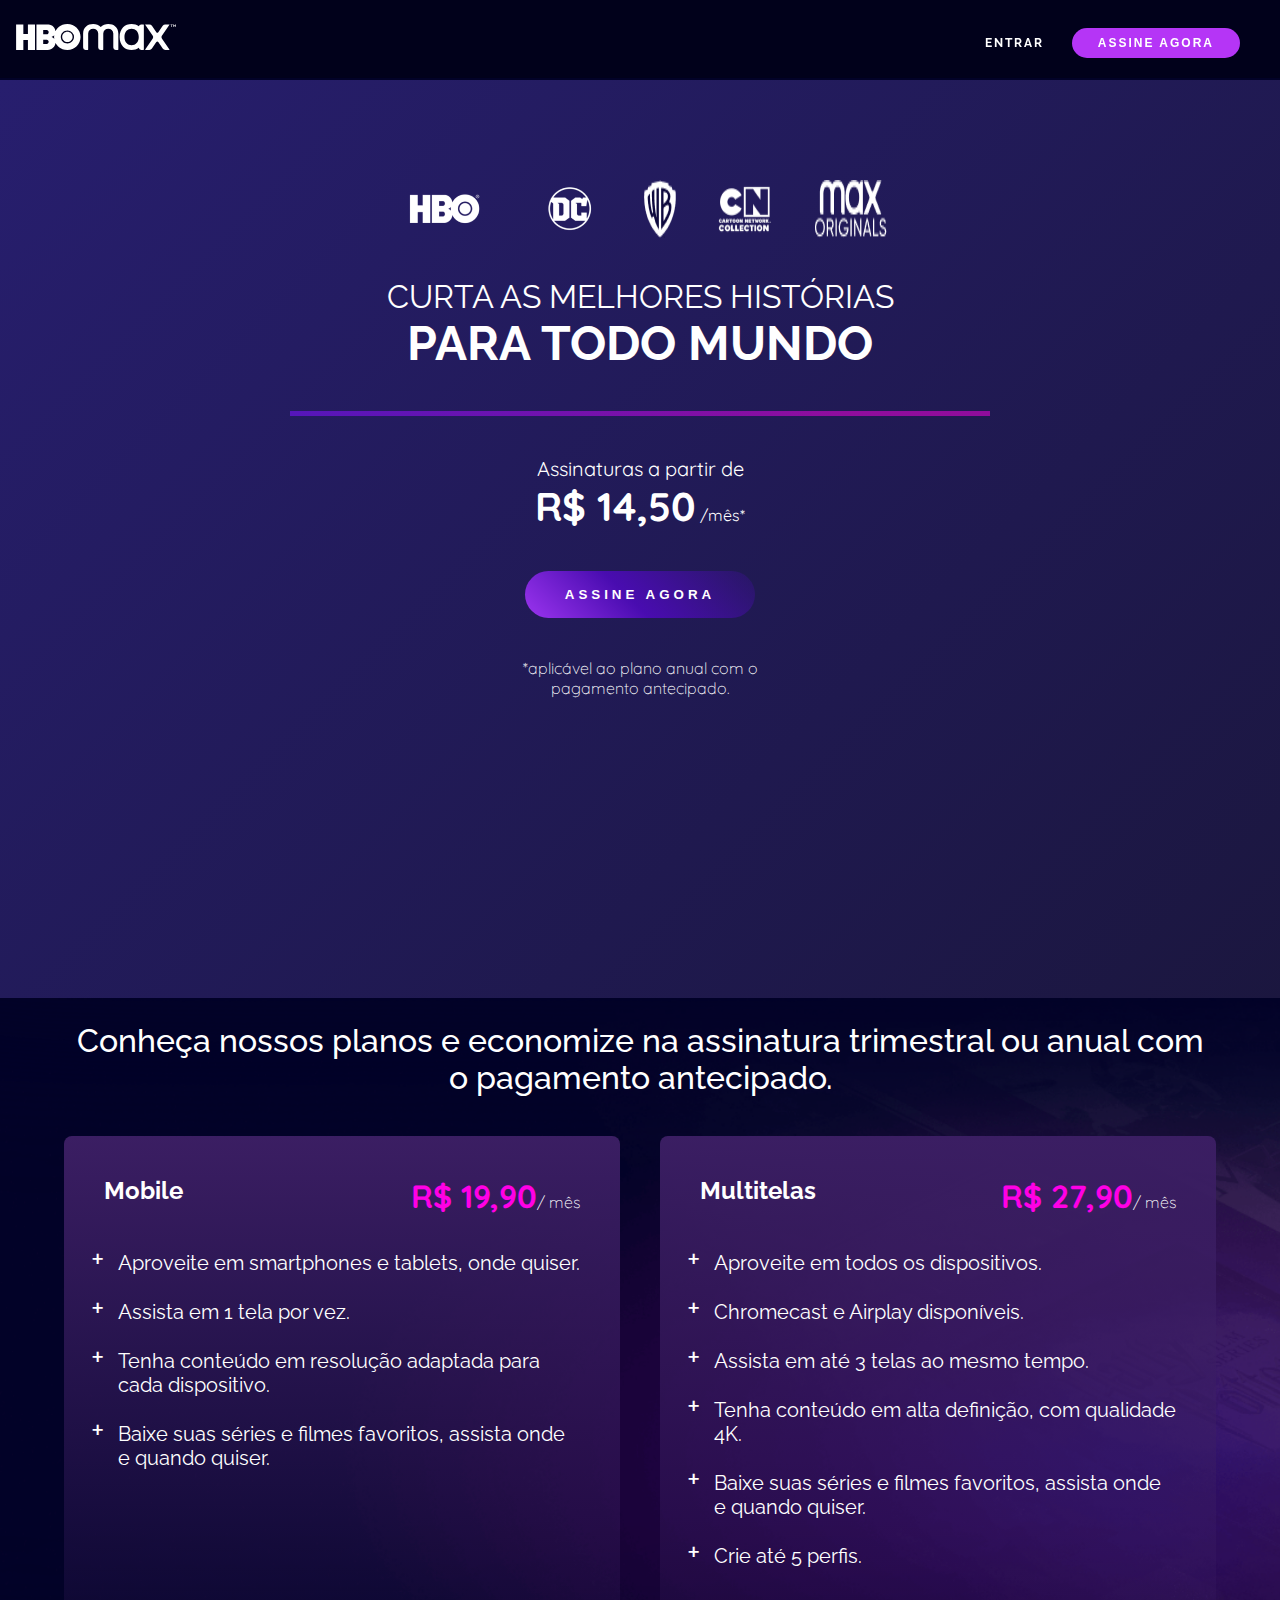
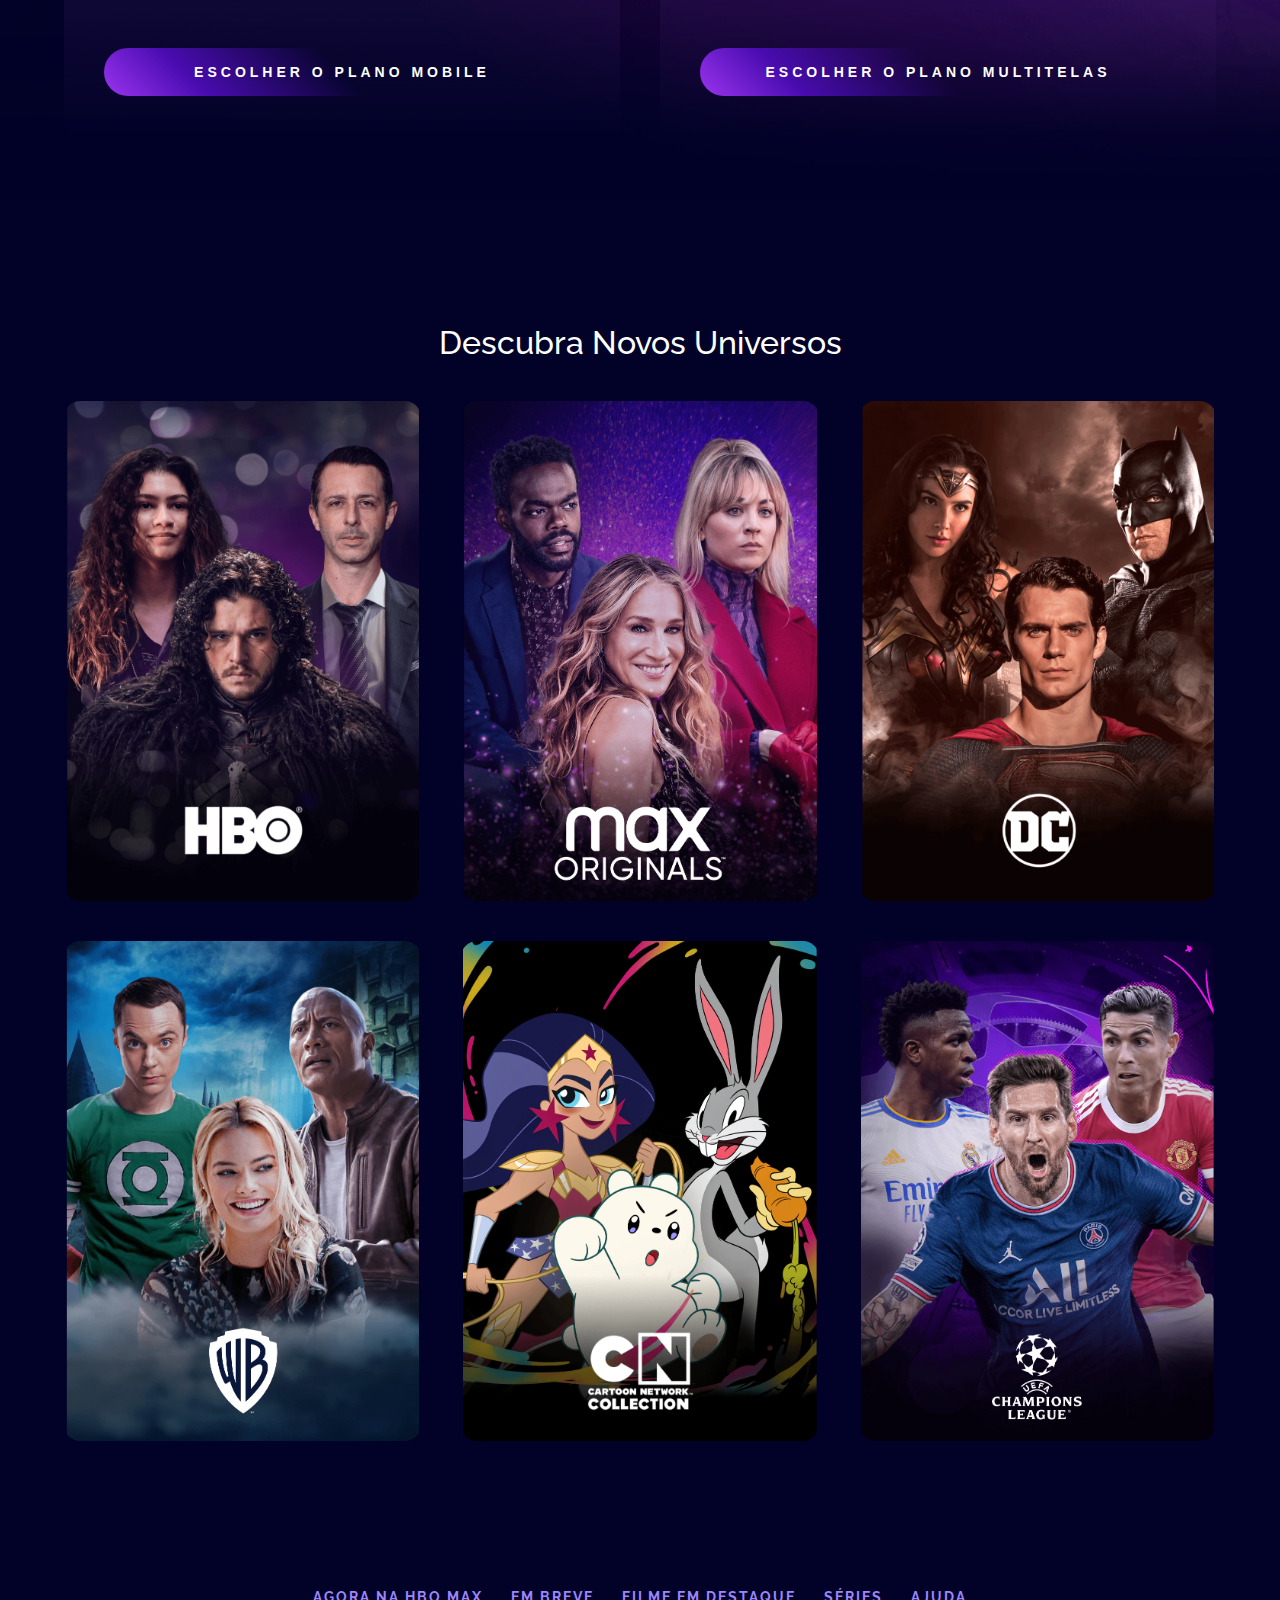
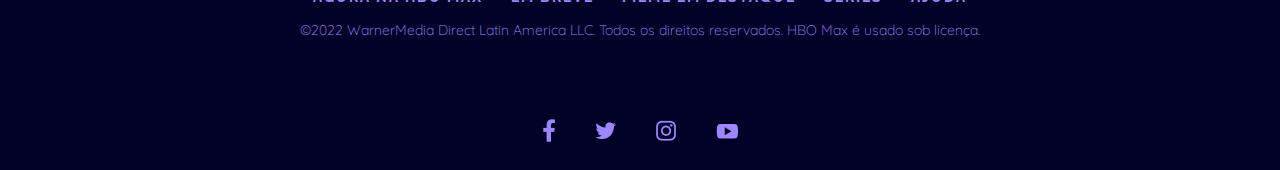
<file: index.html>
<!DOCTYPE html>
<html lang="pt-br">

<head>
    <meta charset="UTF-8">
    <meta name="viewport" content="width=device-width, initial-scale=1.0">
    <title>HBO MAX Clone</title>
    <link rel="stylesheet" href="./assets/css/styles.css">
</head>

<body>
    <nav class="menu">
        <a href="#">
            <img src="./assets/img/hbo-logo.svg" alt="logo da HBO Max">
        </a>
        <div class="menu__item">
            <a href="./login.html" class="menu__signin">Entrar</a>
            <button id="subscribe" type="button" class="menu__subscription">Assine Agora</button>
        </div>
    </nav>

    <header class="header">
        <div class="header__content">
            <div class="header__partners">
                <img src="./assets/img/hbo.png" alt="logo da HBO">
                <img src="./assets/img/dc.png" alt="logo da DC">
                <img src="./assets/img/wb.png" alt="logo da Warner Bros">
                <img src="./assets/img/cartoon-network_neutral.png" alt="logo do Cartoon Network">
                <img src="./assets/img/max_originals.png" alt="Logo da Max Originals">
            </div>
            <h1 class="header__title">
                <span class="header__thin--text">Curta as melhores histórias</span>
                <span>Para todo mundo</span>
            </h1>
            <div class="divider"></div>
            <div>
                <p class="header__text">Assinaturas a partir de</p>
                <p class="promo__price">R$ 14,50<span class="promo__small--text"> /mês*</span></p>
            </div>
            <button href="#plans" class="header__button button--gradient">Assine Agora</button>
            <div>
                <p class="text__small">*aplicável ao plano anual com o<br>pagamento antecipado.</p>
            </div>
        </div>
    </header>

    <main>
        <section class="subscription" id="subscription">
            <div class="container">
                <h2 class="subscription__title">Conheça nossos planos e economize na assinatura trimestral ou anual com
                    o pagamento antecipado.</h2>
                <div class="subscription__plans">
                    <div class="subscription__card">
                        <div>
                            <div class="subscription__emphasis">
                                <h3 class="subscription__subtitle">Mobile</h3>
                                <p class="subscription__price">R$ 19,90<span class="text__small">/ mês</span></p>
                            </div>
                            <ul class="subscription__list">
                                <li class="list__item">
                                    Aproveite em smartphones e tablets, onde quiser.
                                </li>
                                <li class="list__item">
                                    Assista em 1 tela por vez.
                                </li>
                                <li class="list__item">
                                    Tenha conteúdo em resolução adaptada para cada dispositivo.
                                </li>
                                <li class="list__item">
                                    Baixe suas séries e filmes favoritos, assista onde e quando quiser.
                                </li>
                            </ul>
                        </div>
                        <button href="#" class="button__card">Escolher o plano mobile</button>
                    </div>
                    <div class="subscription__card">
                        <div>
                            <div class="subscription__emphasis">
                                <h3 class="subscription__subtitle">Multitelas</h3>
                                <p class="subscription__price">R$ 27,90<span class="text__small">/ mês</span></p>
                            </div>
                            <ul class="subscription__list">
                                <li class="list__item">
                                    Aproveite em todos os dispositivos.
                                </li>
                                <li class="list__item">
                                    Chromecast e Airplay disponíveis.
                                </li>
                                <li class="list__item">
                                    Assista em até 3 telas ao mesmo tempo.
                                </li>
                                <li class="list__item">
                                    Tenha conteúdo em alta definição, com qualidade 4K.
                                </li>
                                <li class="list__item">
                                    Baixe suas séries e filmes favoritos, assista onde e quando quiser.
                                </li>
                                <li class="list__item">
                                    Crie até 5 perfis.
                                </li>
                            </ul>
                        </div>
                        <button href="#" class="button__card">Escolher o plano multitelas</button>
                    </div>
                </div>
            </div>
        </section>

        <section class="contents" id="contents">
            <h2 class="contents__title">Descubra Novos Universos</h2>
            <div class="contents__container">
                <div class="contents__card card__hbo"></div>
                <div class="contents__card card__max"></div>
                <div class="contents__card card__dc"></div>
                <div class="contents__card card__wb"></div>
                <div class="contents__card card__cn"></div>
                <div class="contents__card card__ucl"></div>
            </div>
        </section>
    </main>
    <footer class="footer">
        <div class="footer__menu">
            <a href="" class="footer__link">Agora na HBO Max</a>
            <a href="" class="footer__link">Em breve</a>
            <a href="" class="footer__link">Filme em Destaque</a>
            <a href="" class="footer__link">Séries</a>
            <a href="" class="footer__link">Ajuda</a>
        </div>
        <p class="footer__small">©2022 WarnerMedia Direct Latin America LLC. Todos os direitos reservados. HBO Max é
            usado sob licença.</p>
        <div class="footer__social">
            <a class="social__link">
                <img src="./assets/img/fb_0.png" alt="link para o Facebook da HBO Max">
            </a>
            <a class="social__link">
                <img src="./assets/img/twitter_0.png" alt="link para o X da HBO Max">
            </a>
            <a class="social__link">
                <img src="./assets/img/instagram_0.png" alt="link para o Instagram da HBO Max">
            </a>
            <a class="social__link">
                <img src="./assets/img/youtube_0.png" alt="link para o Youtube da HBO Max">
            </a>
        </div>
    </footer>

</body>

</html>
</file>
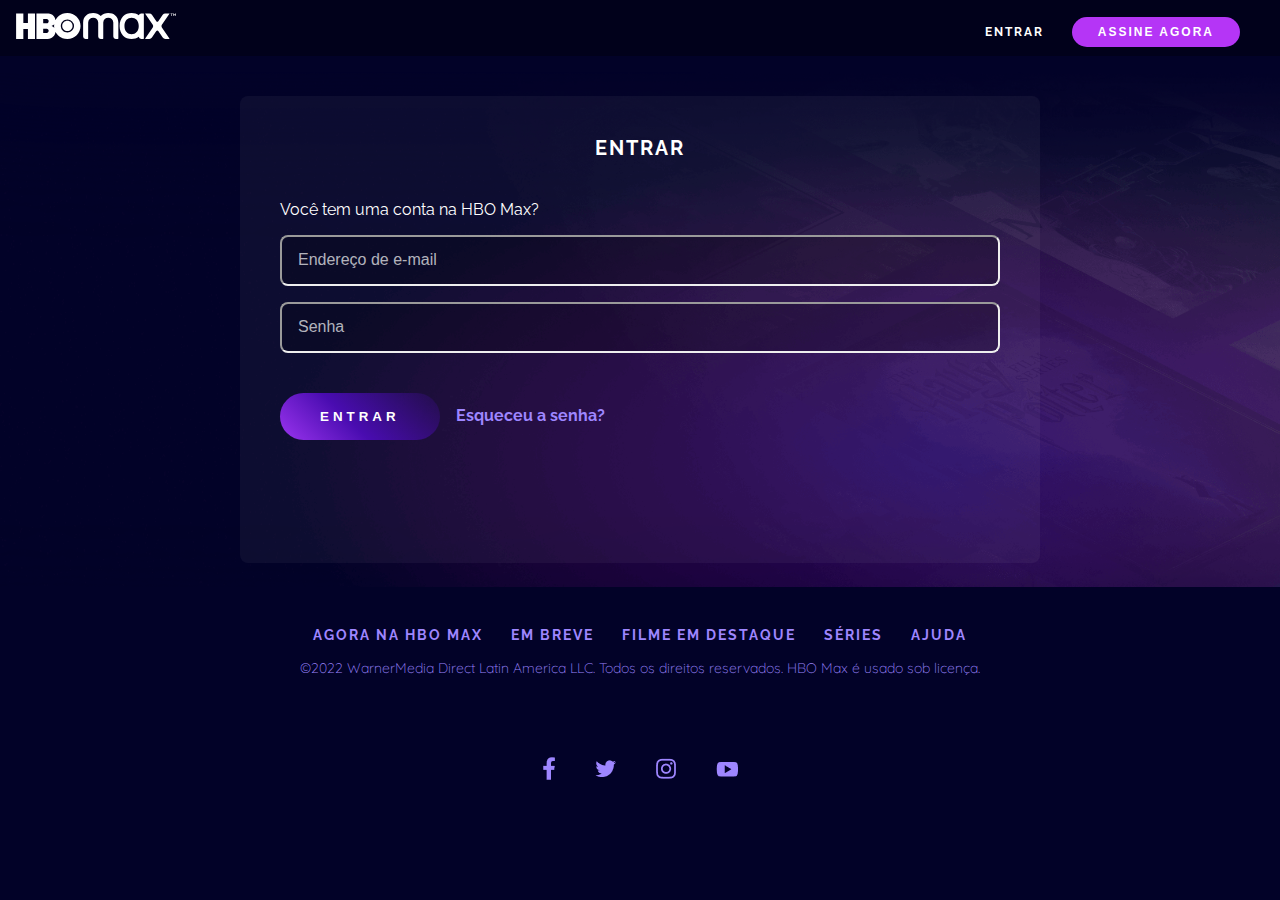
<file: login.html>
<!DOCTYPE html>
<html lang="pt-br">
<head>
    <meta charset="UTF-8">
    <meta name="viewport" content="width=device-width, initial-scale=1.0">
    <title>Login | HBO MAX Clone</title>
    <link rel="stylesheet" href="./assets/css/login.css">
</head>
<body>
    <nav class="menu">
        <a href="#">
            <img src="./assets/img/hbo-logo.svg" alt="logo da HBO Max">
        </a>
        <div class="menu__item">
            <a href="./login.html" class="menu__signin">Entrar</a>
            <button href="#subscription" class="menu__subscription">Assine Agora</button>
        </div>
    </nav>
    <main class="content">
        <form class="login container">
                <h1 class="title">Entrar</h1>
                <p class="text"> Você tem uma conta na HBO Max? </p>
                <input type="email" class="adress" id="adress" name="email" placeholder="Endereço de e-mail">
                <input type="password" class="password" name="senha" id="password" placeholder="Senha" minlength="8">
            <div class="form__buttons">
                <button class="signin" id="signin">Entrar</button>
                <a href="" class="reset__password">Esqueceu a senha?</a>
            </div>
        </form>
    </main>
<footer class="footer">
        <div class="footer__menu">
            <a href="" class="footer__link">Agora na HBO Max</a>
            <a href="" class="footer__link">Em breve</a>
            <a href="" class="footer__link">Filme em Destaque</a>
            <a href="" class="footer__link">Séries</a>
            <a href="" class="footer__link">Ajuda</a>
        </div>
        <p class="footer__small">©2022 WarnerMedia Direct Latin America LLC. Todos os direitos reservados. HBO Max é
            usado sob licença.</p>
        <div class="footer__social">
            <a class="social__link">
                <img src="./assets/img/fb_0.png" alt="link para o Facebook da HBO Max">
            </a>
            <a class="social__link">
                <img src="./assets/img/twitter_0.png" alt="link para o X da HBO Max">
            </a>
            <a class="social__link">
                <img src="./assets/img/instagram_0.png" alt="link para o Instagram da HBO Max">
            </a>
            <a class="social__link">
                <img src="./assets/img/youtube_0.png" alt="link para o Youtube da HBO Max">
            </a>
        </div>
    </footer>
    
</body>
</html>
</file>
<file: assets/css/styles.css>
@import url(../css/global.css);

.header {
    padding: 100px 0 300px;
    margin-top: 80px;
    text-align: center;
    background: linear-gradient(-45deg, #56125b, #0f0f10, #271e6e);
    background-size: 400% 400%;
    animation: gradient 10s ease infinite alternate;
}

@keyframes gradient {
    0% {
        background-position: 0% 50%;
    }
    50% {
        background-position: 100% 50%;
    }
    100% {
        background-position: 0% 50%;
    }
}
.header__content {
    display: flex;
    flex-direction: column;
    align-items: center;
    gap: var(--gap-xl);
    padding: 0 var(--padding-xl);

}

.header__partners {
    display: flex;
    flex-wrap: wrap;
    justify-content: center;
    gap: var(--gap-2m);
}

.header__title {
    text-align: center;
    text-transform: uppercase;
}

.header__thin--text {
    font-size: var(--font-size-l);
    font-weight: lighter;
    display: block;
}

.divider {
    width: 70%;
    height: 5px;
    background: var(--divider-bg-color);
    max-width: 700px;
}

.header__text {
    font-family: var(--text-font);
    font-size: var(--font-size-m);
}

.promo__price {
    font-size: var(--font-size-xl);
    font-weight: var(--font-weight-bold);
}

.promo__small--text {
    font-size: var(--font-size-r);
    font-weight: var(--font-weight-regular);
}

.header__button {
    padding: var(--padding-r) var(--padding-xl);
}

.header__button {
    text-transform: uppercase;
    border: none;
    letter-spacing: var(--letter-spacing-l);
    text-decoration: none;
    font-weight: var(--font-weight-bold);
    color: var(--text-color);
    border-radius: var(--border-radius-l);
    animation: wiggle 2.2s linear infinite;
}

.button--gradient {
    transition: background 1s, outline 1s, transform 1s;
    outline: 3px solid transparent;
    background: var(--btn-bg-color-gradient);
    background-size: 250%;
}

@keyframes wiggle {
    0%, 10% {
        transform: rotate(0);
    }

    15% {
        transform: rotate(-15deg);
    }

    20% {
        transform: rotate(10deg);
    }
    25% {
        transform: rotate(-10deg);
    }
    30% {
        transform: rotate(10deg);
    }
    35% {
        transform: rotate(-10deg);
    }
    40%, 100% {
        transform: rotate(0deg);
    }
}

.header__button:hover,
.button__card:hover {
    background: transparent;
    cursor: pointer;
    background-position: 100%;
    outline: 2px solid var(--secondary-color);
    transform: scale(1.05);
}


.text__small {
    font-weight: var(--font-weight-light);
}

.title {
    font-size: var(--font-size-l);
    font-weight: var(--font-weight-medium);
}

.subscription {
    background: url(../img/background-movies-series.png), no-repeat;
    background-size: cover;
    position: relative;
}

.subscription__title {
    font-size: var(--font-size-l);
    font-weight: var(--font-weight-medium);
    text-align: center;
}

.subscription__plans {
    display: flex;
    flex-direction: column;
    align-items: center;
    perspective: 2000px;
    perspective-origin: top;

     @media screen and (min-width: 1140px) {
        flex-direction: row;
        gap: var(--gap-xl);
    }
}

.subscription__card {
    padding: var(--padding-xl);
    background: var(--card-bg-color);
    border-radius: var(--border-radius-s);
    border: none;
    display: flex;
    flex-direction: column;
    justify-content: space-between;
    min-height: 600px;
    max-width: 600px;
    margin: var(--margin-xl) 0;
    transition: transform 1s ease-in-out;
}

.subscription__plans:has(.subscription__card:nth-child(1):hover)
  .subscription__card:nth-child(2) {
  transform: rotateY(-45deg);
}

.subscription__plans:has(.subscription__card:nth-child(2):hover)
  .subscription__card:nth-child(1) {
  transform: rotateY(45deg);
}


.subscription__emphasis {
    @media screen and (min-width: 480px) {
        display: flex;
        justify-content: space-between;
    }
}

.subscription__subtitle {
    font-size: var(--font-size-2m);
    font-weight: var(--font-weight-bold);
}

.subscription__price {
    font-size: var(--font-size-2m);
    font-weight: var(--font-weight-bold);
    color: var(--secondary-color);

    @media screen and (min-width: 480px) {
        font-size: var(--font-size-l)
    }
}

.text__small {
    font-size: var(--font-size-r);
    color: var(--text-color);
}

::marker {
    content:"+";
    font-size: var(--font-size-l);
    margin: 0 var(--margin-2xs) 0 0;
}

.subscription__list {
    margin: var(--margin-2m) 0;
}

.list__item {
    text-align: left;
    padding-left: var(--padding-s);
    margin-bottom: var(--margin-s);
    list-style: none;

     @media screen and (min-width: 480px) {
        font-size: var(--font-size-m);
    }
}

.button__card {
    letter-spacing: var(--letter-spacing-l);
    font-size: var(--font-size-s);
    text-transform: uppercase;
    text-decoration: none;
    color: var(--text-color);
    font-weight: var(--font-weight-bold);
    text-align: center;
    background: var(--btn-bg-color-gradient);
    padding: var(--padding-r) var(--padding-xl);
    border-radius: var(--border-radius-l);
    border: none;

}

.contents {
    text-align: center;
    padding: var(--padding-2m);
    margin: 100px auto;
    max-width: 1200px;
}

.contents__title {
    font-size: var(--font-size-l);
    font-weight: var(--font-weight-medium);
    text-align: center;
}

.contents__container {
    display: grid;
    grid-template-columns: repeat(6, 100%);
    grid-auto-flow: column;
    overflow: auto hidden;
    margin-top: var(--margin-xl);
    text-align: center;
    max-width: 1200px;

    @media screen and (min-width: 480px) {
        grid-column-start: 1;
        grid-column-end: 3;
        grid-row-start: 1;
        grid-row-end: 4;
        grid-auto-flow: row;
        grid-template-columns: repeat(2, 1fr);
        gap: var(--gap-l);
    }

    @media screen and (min-width: 800px) {
        grid-template-columns: repeat(3, 1fr);
    }

    @media screen and (min-width: 800px) {
        gap: var(--gap-xl);
    }
    
}

.contents__card {
  border-radius: 16px;
  background-repeat: no-repeat;
  background-size: cover;
  background-position: center;
  border: 2px solid transparent;
  height: 500px;
}

.contents__card:hover {
    transform: scale(1.05);
    transition: transform 0.8s ease, background-image 0.8s ease, border 1s;
    border: 2px solid var(--tertiary-color);
}

.contents__card {
    width: 100%;
    object-fit: cover;
    object-position: center;
    background-size: cover;
    background-position: center;
    transition: opacity 2s;
}

.card__hbo {
    background-image: url(../img/hbo-default_0.webp);
}

.contents__card:nth-child(1) {
  background-image: url("../img/hbo-default_0.webp");
}

.contents__card:nth-child(2) {
  background-image: url("../img/MAX-Default.webp");
}

.contents__card:nth-child(3) {
  background-image: url("../img/DC_Default.webp");
}

.contents__card:nth-child(4) {
  background-image: url("../img/WB-Default\ \(1\).webp");
}

.contents__card:nth-child(5) {
  background-image: url("../img/CN-Default.webp");
}

.contents__card:nth-child(6) {
  background-image: url("../img/UCL-Default.webp");
}

.contents__card:nth-child(1):hover {
  background-image: url("../img/hbo-hover_0.webp");
}

.contents__card:nth-child(2):hover {
  background-image: url("../img/MAX-Hover.webp");
}

.contents__card:nth-child(3):hover {
  background-image: url("../img/DC-Hover.webp");
}

.contents__card:nth-child(4):hover {
  background-image: url("../img/WB-Hover.webp");
}

.contents__card:nth-child(5):hover {
  background-image: url("../img/CN-Hover.png");
}

.contents__card:nth-child(6):hover {
  background-image: url("../img/UCL-Hover.webp");
}
</file>
<file: assets/css/login.css>
@import url(../css/global.css);

body {
  background: var(--primary-color);
}

.menu {
  position:relative;
  top: 0;

  @media screen and (min-width: 480px) {
    display: flex;
    align-items: center;
    justify-content: space-between;
    height: 56px;
    padding: 12px 16px;
  }
}

.content {
  display: flex;
  flex-direction: column;
  min-height: 490px;
  padding: var(--padding-2m);
  margin: var(--margin-r) 0;
  width: 100%;
  background: url(../img/background-movies-series.png);

  @media screen and (max-width: 480px) {
    height: 70%;
  }
}

.login {
  max-width: 800px;
  width: 100%;
  padding: var(--padding-xl);
  display: flex;
  flex-direction: column;
  gap: var(--gap-r);
  border-radius: 8px;
  background: var(--form-bg-color);

  @media screen and (min-width: 480px) {
    min-height: 467px;
  }
}

.title {
  font-size: var(--font-size-m);
  text-transform: uppercase;
  letter-spacing: var(--letter-spacing-s);
  margin: 0 0 var(--margin-2m);
}

.text {
  font-family: var(--main-font);
  text-align: left;
}

#adress,
#password {
  padding: var(--padding-r);
  border-radius: 8px;
  background: var(--form-field-bg-color);
  border-color: var(--form-field-border);
  color: var(--text-color);
  
}

#adress::placeholder,
#password::placeholder {
  color: var(--form-field-placeholder);
  font-size: var(--font-size-r);
}

#adress:invalid,
#password:invalid {
  border-color: var(--form-field-error);
}

.form__buttons {
  display: flex;
  flex-direction: column;
  gap: var(--gap-r);
  margin: var(--margin-2m) 0 0;

  @media screen and (min-width: 480px) {
    flex-direction: row;
    align-items:baseline;
    text-align: center;
  }

}

#signin {
  border: none;
  margin: 0 0 24px;
  padding: var(--padding-r) var(--padding-xl);
  border-radius: var(--border-radius-l);
  font-weight: var(--font-weight-bold);
  letter-spacing: var(--letter-spacing-l);
  text-transform: uppercase;
  background: var(--btn-bg-color-gradient);
  background-size: 250%;
  color: var(--text-color);
  transition: background 1s, outline 1s, transform 1s;
  outline: 3px solid transparent;

}

#signin:hover {
    background: transparent;
    cursor: pointer;
    background-position: 100%;
    outline: 2px solid var(--secondary-color);
    transform: scale(1.05);
}

.reset__password {
  text-decoration: none;
  color: var(--link-color);
  font-weight: var(--font-weight-bold);
}
</file>
